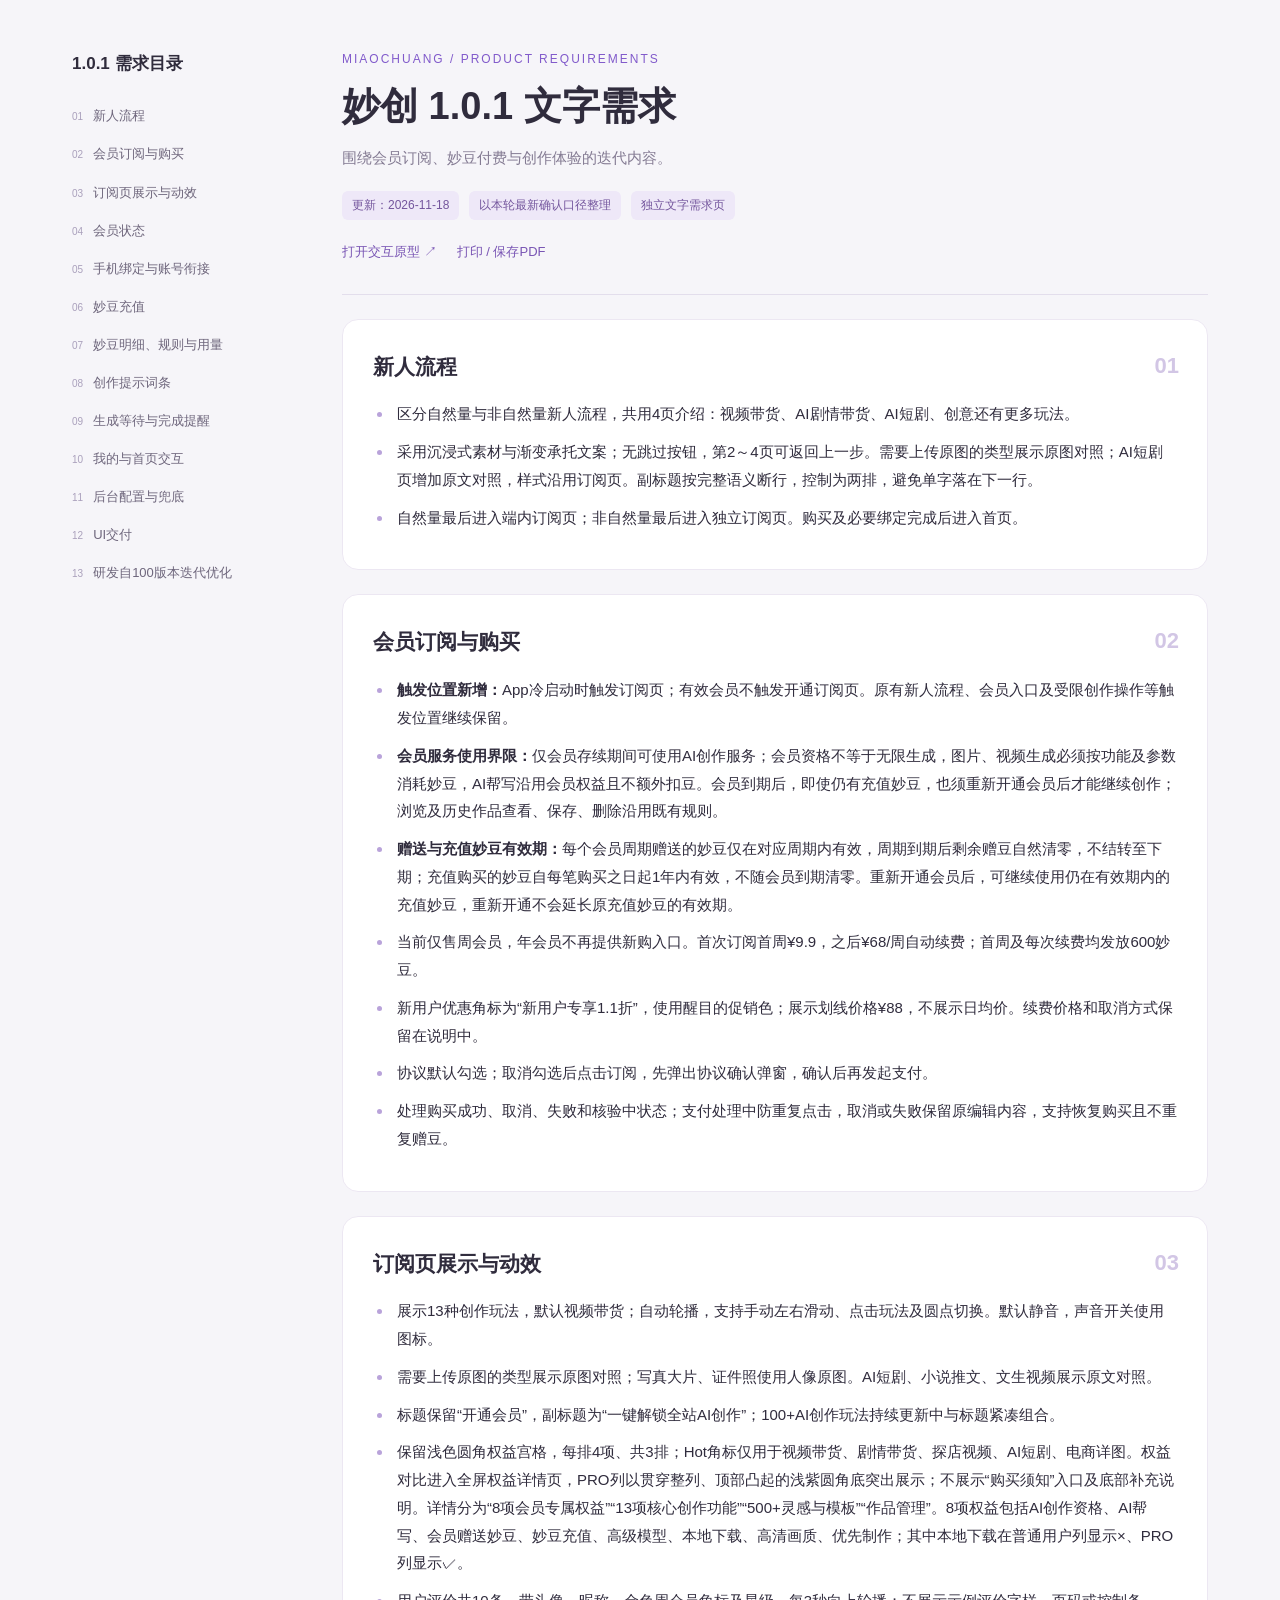
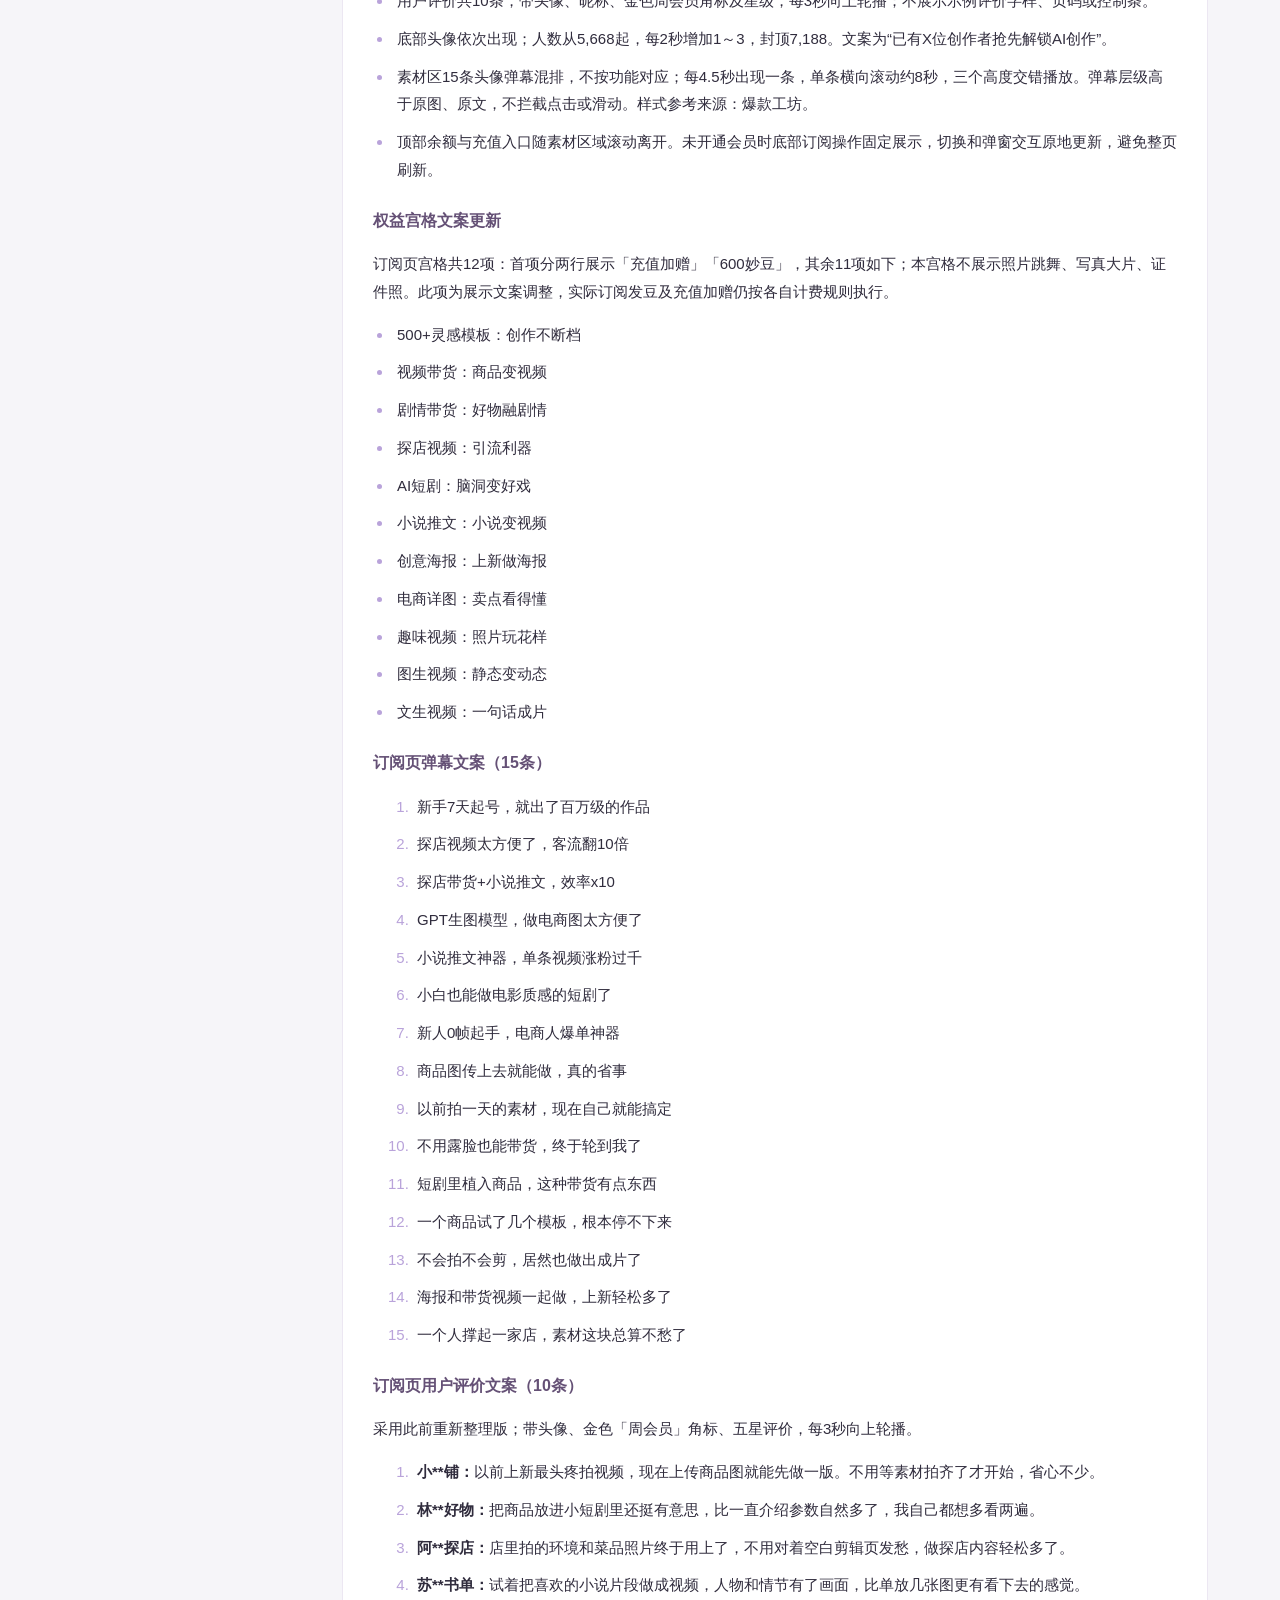
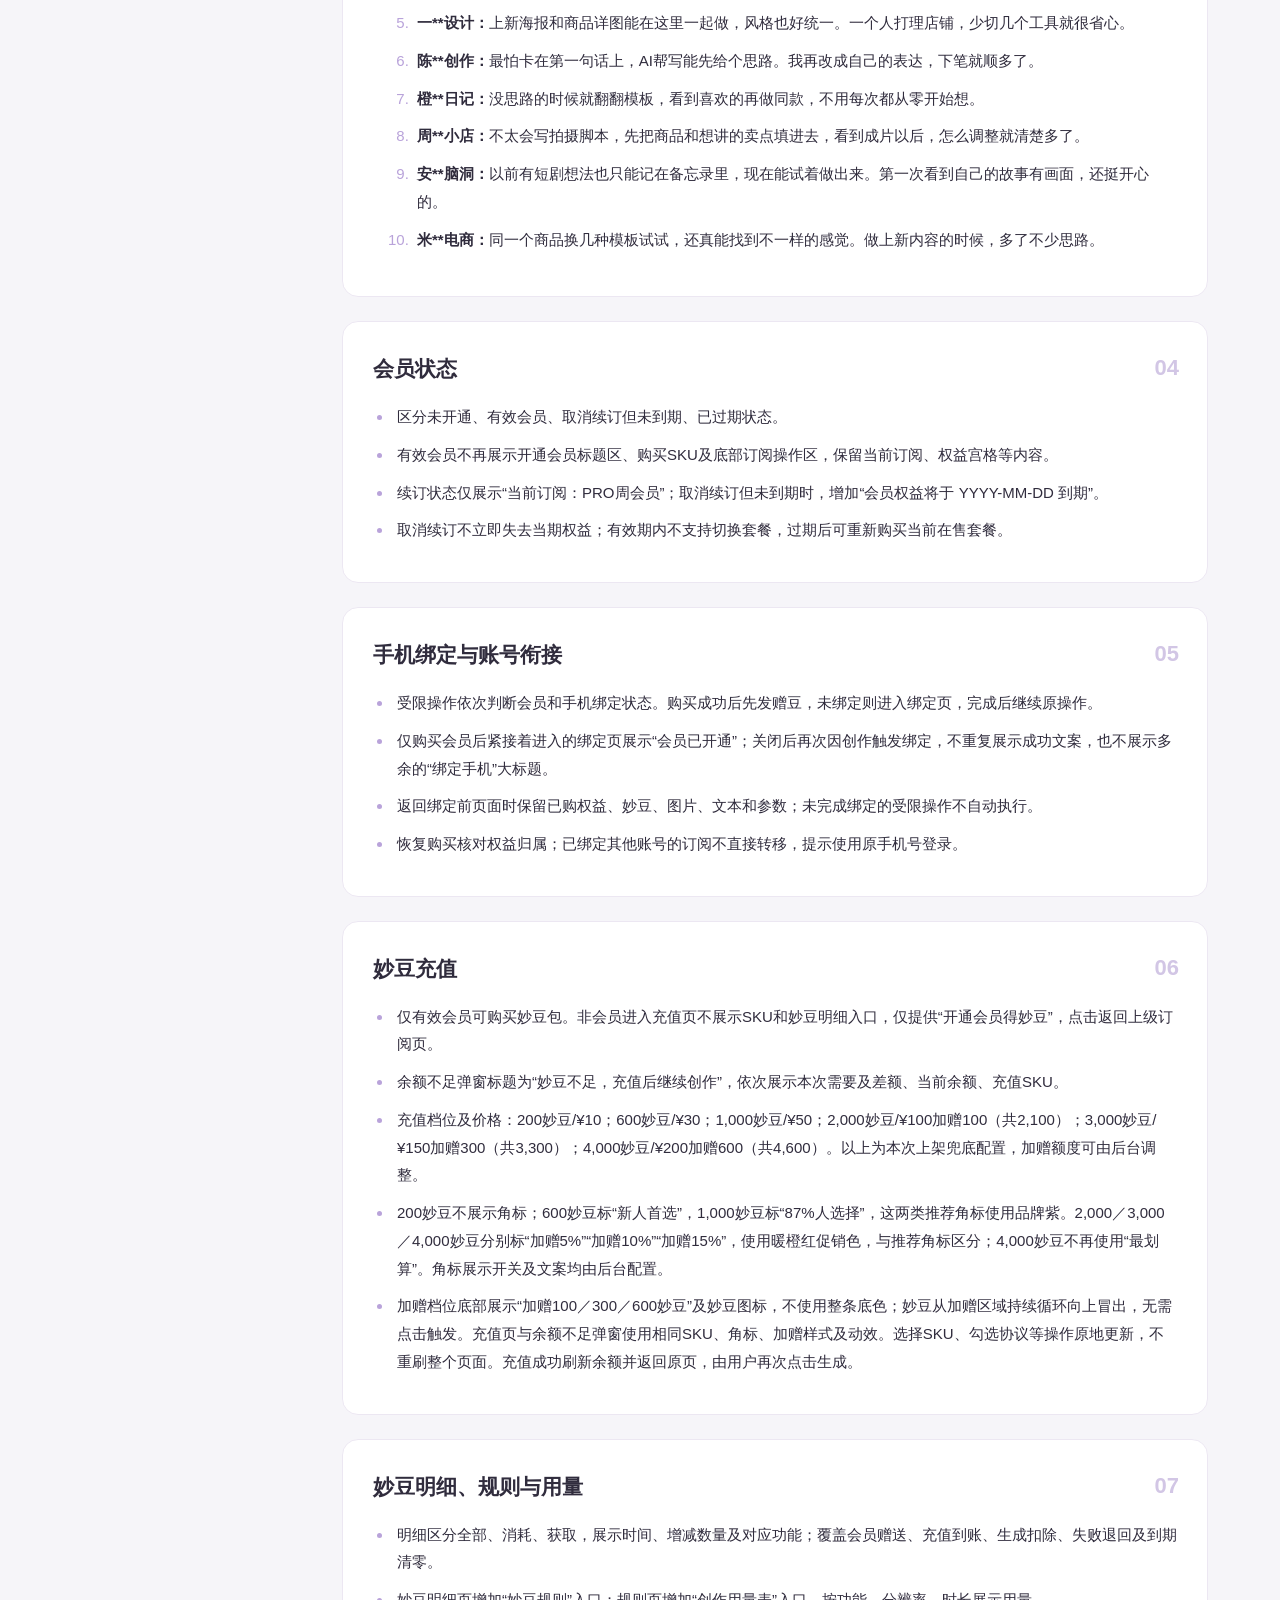
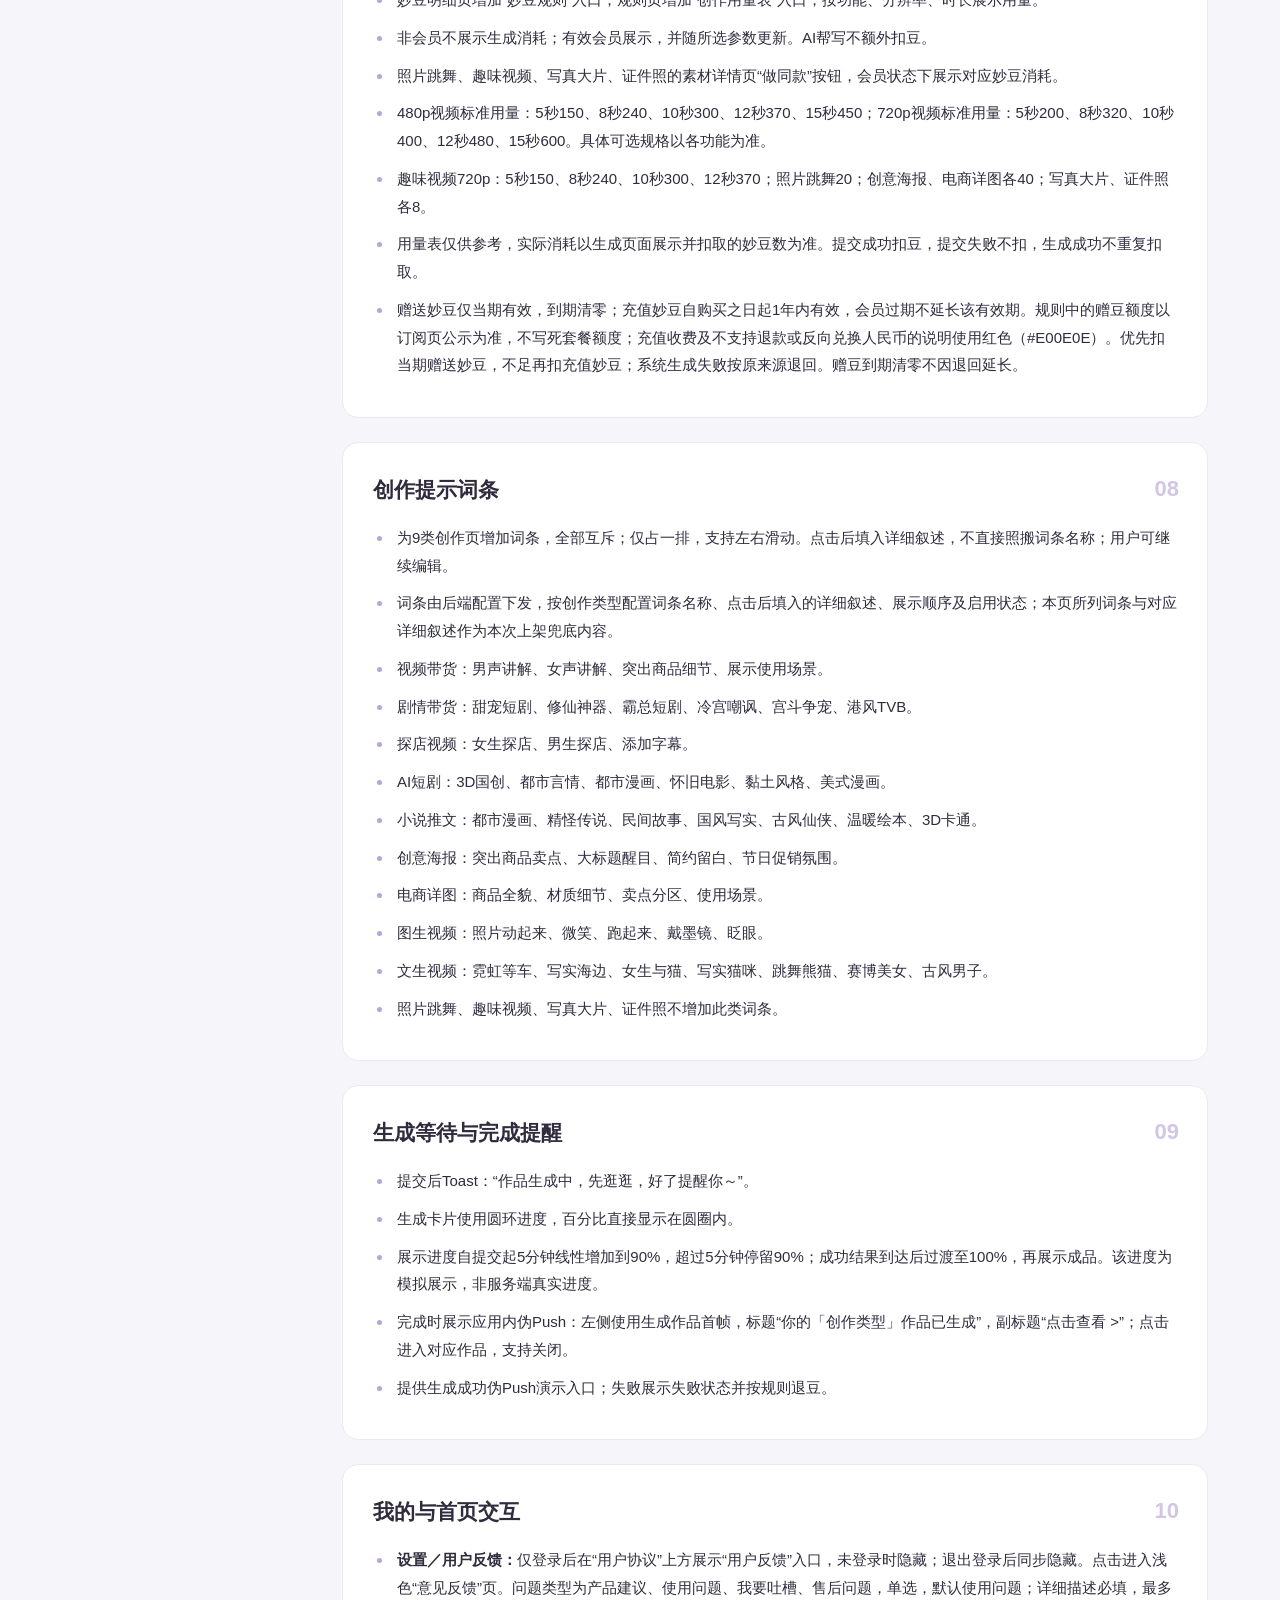
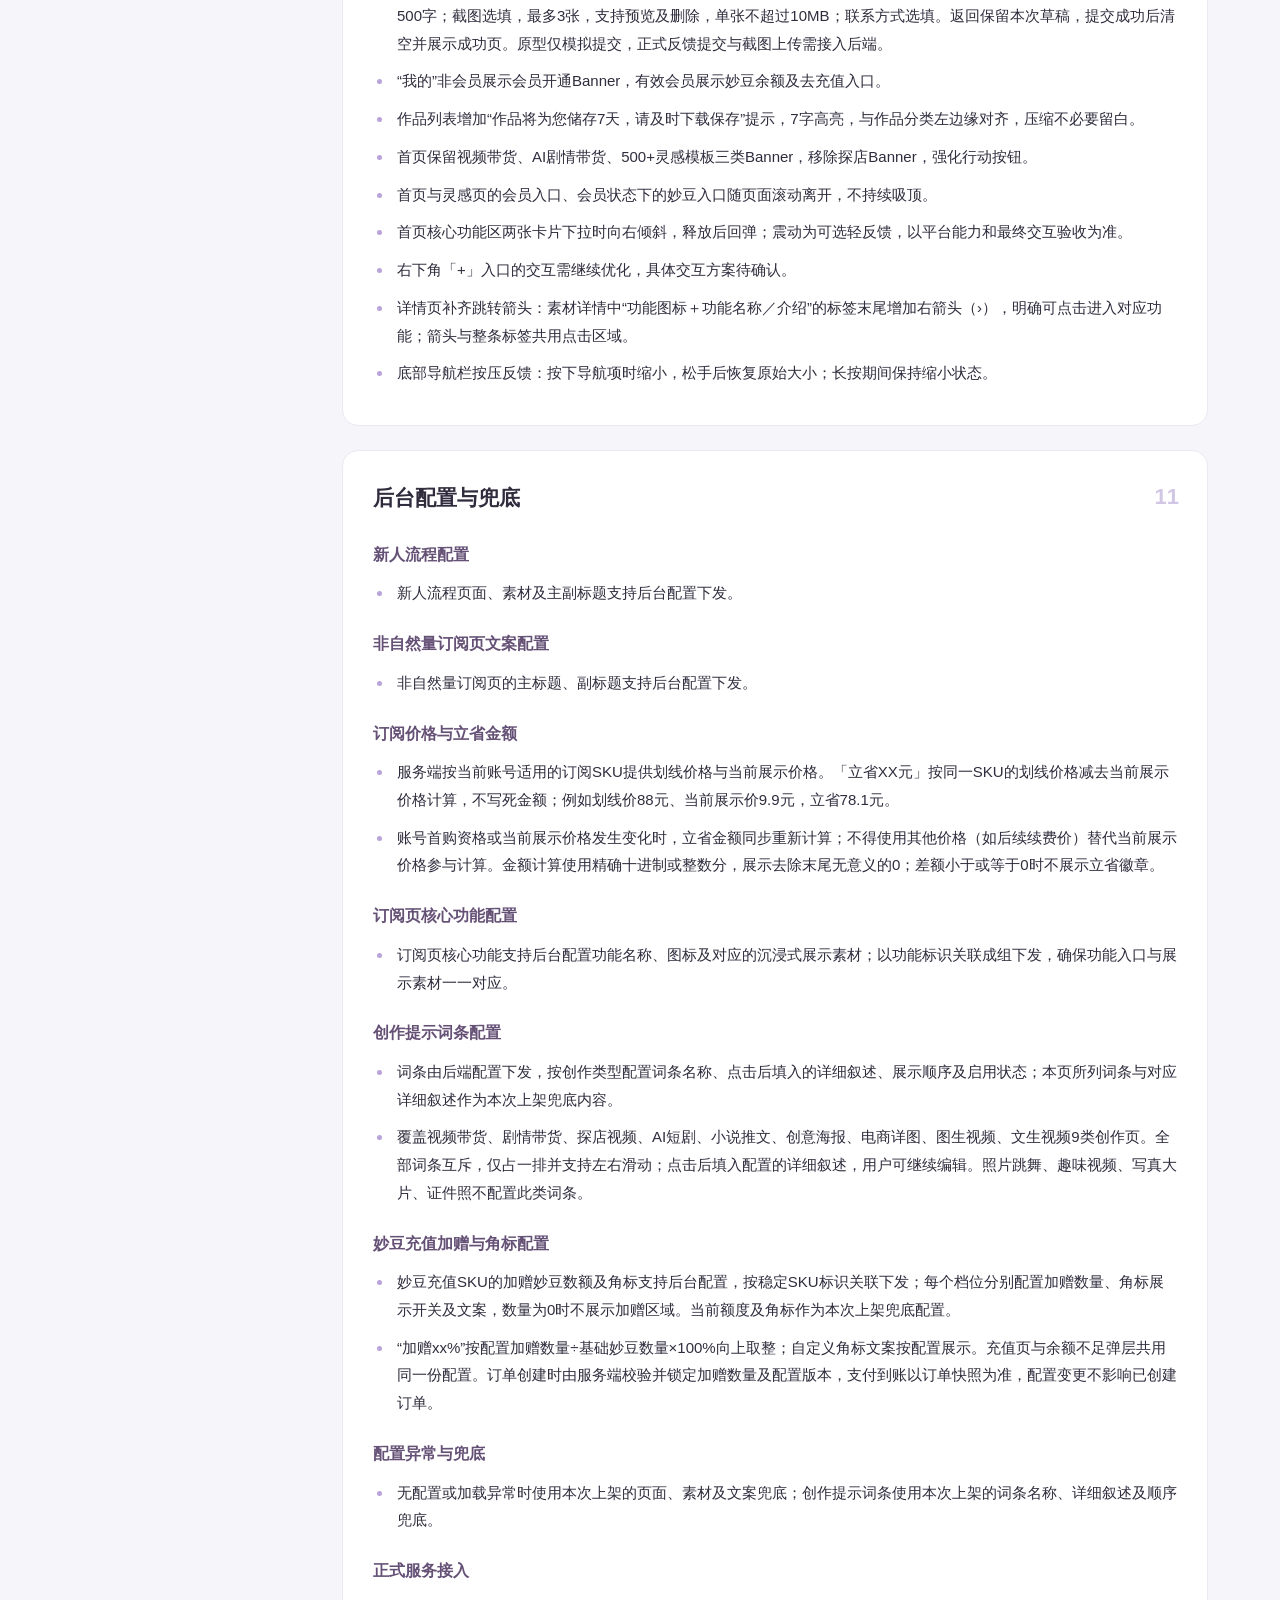
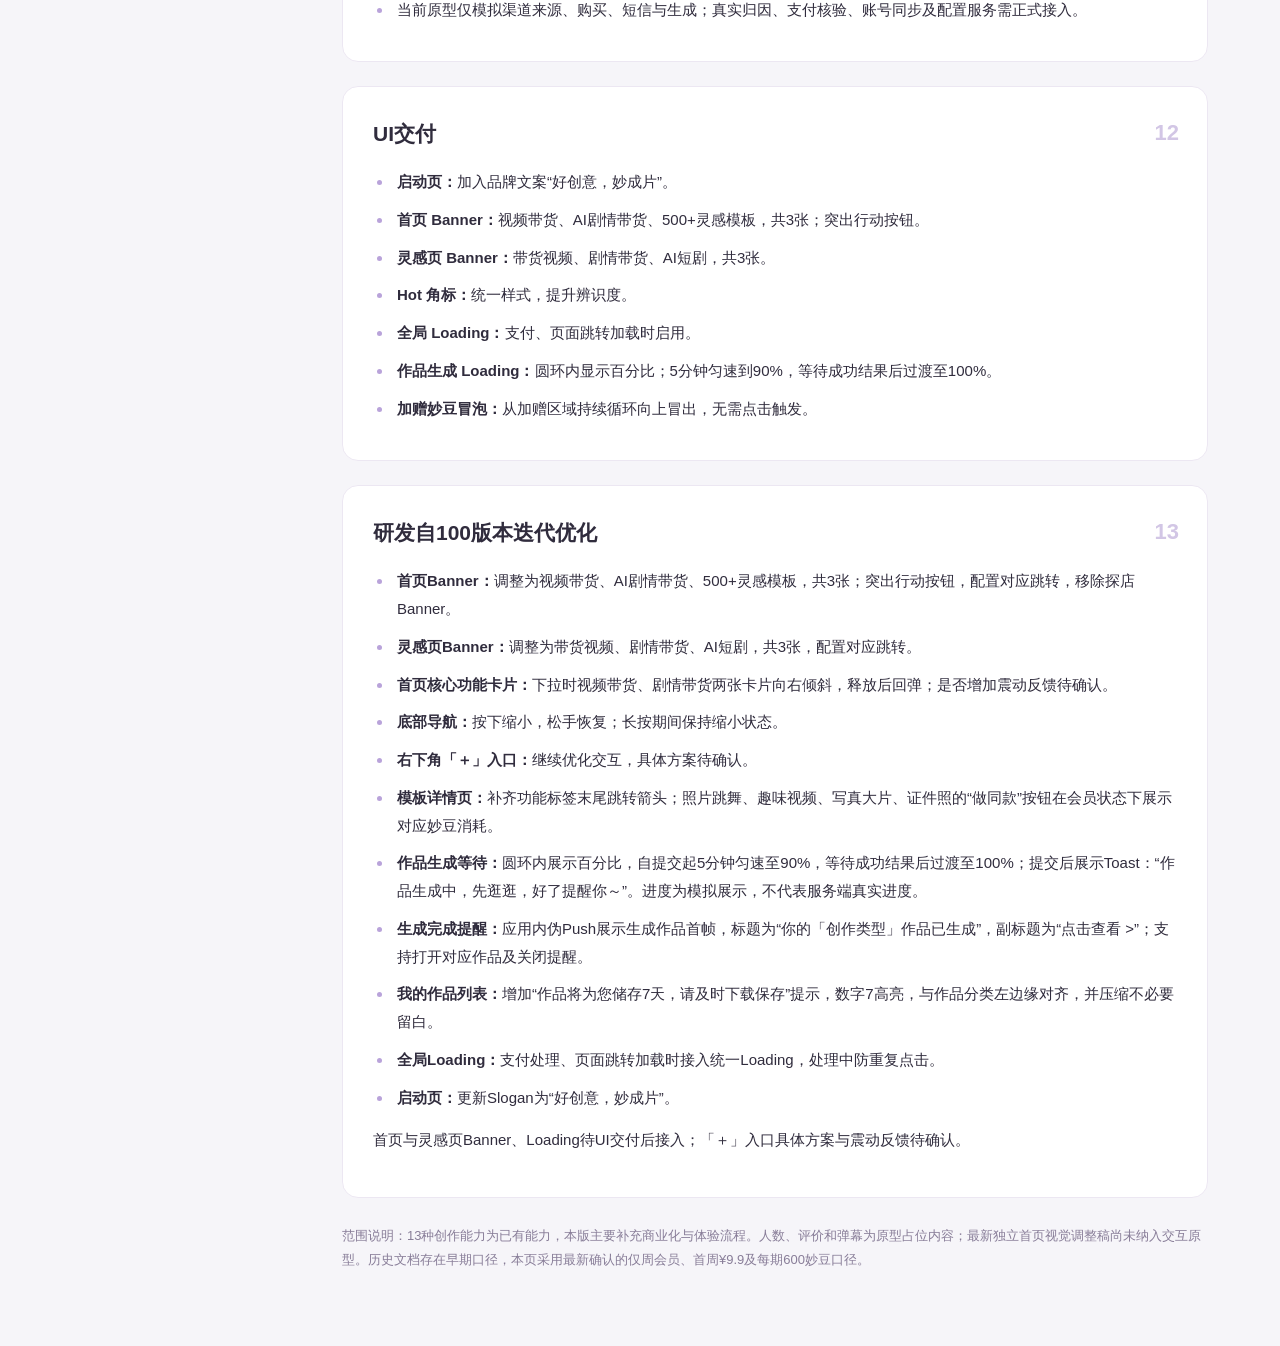
<file: requirements.html>
<!doctype html><html lang="zh-CN"><head><meta charset="utf-8"><meta name="viewport" content="width=device-width,initial-scale=1"><title>妙创 1.0.1｜文字需求</title><style>*{box-sizing:border-box}html{scroll-behavior:smooth;scroll-padding-top:28px}body{margin:0;background:#f6f5f9;color:#302c3d;font-family:-apple-system,BlinkMacSystemFont,"PingFang SC","Microsoft YaHei",sans-serif;font-size:15px;line-height:1.85}.layout{max-width:1200px;margin:auto;display:grid;grid-template-columns:230px minmax(0,1fr);gap:40px;padding:48px 32px}aside{position:sticky;top:28px;height:max-content}aside b{display:block;font-size:17px;margin-bottom:18px}nav a{display:block;color:#6e667c;text-decoration:none;padding:7px 0;font-size:13px}nav a:hover{color:#704bd1}nav span{font-size:10px;color:#aaa0bc;margin-right:10px}header{padding:0 0 30px;border-bottom:1px solid #e3deec}header .eyebrow{color:#815acb;font-size:12px;letter-spacing:2px}h1{font-size:38px;line-height:1.3;margin:12px 0}header p{color:#847b93;margin:0}.meta{display:flex;flex-wrap:wrap;gap:10px;margin-top:20px}.meta span{background:#eee8f8;color:#74569d;padding:3px 10px;border-radius:6px;font-size:12px}section{position:relative;margin-top:24px;background:white;border:1px solid #ece7f2;border-radius:16px;padding:28px 30px}h2{font-size:21px;margin:0 0 14px;padding-right:36px}.section-number{position:absolute;right:28px;top:26px;font-size:22px;color:#d2c6e5;font-weight:650}h3{font-size:16px;color:#655176;margin:22px 0 8px}ul{padding-left:20px;margin:0}li{padding-left:4px;margin:10px 0}li::marker{color:#b9a3da}.note{margin:26px 0;color:#887d98;font-size:13px}.toolbar{display:flex;gap:20px;margin-top:20px}.toolbar a,.toolbar button{font:inherit;font-size:13px;color:#7955b4;background:none;border:0;text-decoration:none;cursor:pointer;padding:0}@media(max-width:760px){.layout{display:block;padding:28px 18px}aside{position:static;margin-bottom:28px}nav{display:flex;gap:5px 14px;flex-wrap:wrap}nav a{padding:2px 0}nav span{display:none}h1{font-size:30px}section{padding:24px 20px}.section-number{right:20px;top:22px}}@media print{aside,.toolbar{display:none}.layout{display:block;padding:0}body{background:white;font-size:11px}section{break-inside:avoid;border:0;border-bottom:1px solid #ddd;border-radius:0;padding:16px 0;margin-top:8px}h1{font-size:26px}h2{font-size:16px}.section-number{right:0}header{padding-bottom:15px}}</style></head><body><div class="layout"><aside><b>1.0.1 需求目录</b><nav><a href="#s1"><span>01</span>新人流程</a><a href="#s2"><span>02</span>会员订阅与购买</a><a href="#s3"><span>03</span>订阅页展示与动效</a><a href="#s4"><span>04</span>会员状态</a><a href="#s5"><span>05</span>手机绑定与账号衔接</a><a href="#s6"><span>06</span>妙豆充值</a><a href="#s7"><span>07</span>妙豆明细、规则与用量</a><a href="#s8"><span>08</span>创作提示词条</a><a href="#s9"><span>09</span>生成等待与完成提醒</a><a href="#s10"><span>10</span>我的与首页交互</a><a href="#s11"><span>11</span>后台配置与兜底</a><a href="#s12"><span>12</span>UI交付</a><a href="#s13"><span>13</span>研发自100版本迭代优化</a></nav></aside><main><header><div class="eyebrow">MIAOCHUANG / PRODUCT REQUIREMENTS</div><h1>妙创 1.0.1 文字需求</h1><p>围绕会员订阅、妙豆付费与创作体验的迭代内容。</p><div class="meta"><span>更新：2026-11-18</span><span>以本轮最新确认口径整理</span><span>独立文字需求页</span></div><div class="toolbar"><a href="index.html">打开交互原型 ↗</a><button onclick="window.print()">打印 / 保存PDF</button></div></header><section id="s1"><div class="section-number">01</div><h2>新人流程</h2><ul><li>区分自然量与非自然量新人流程，共用4页介绍：视频带货、AI剧情带货、AI短剧、创意还有更多玩法。</li><li>采用沉浸式素材与渐变承托文案；无跳过按钮，第2～4页可返回上一步。需要上传原图的类型展示原图对照；AI短剧页增加原文对照，样式沿用订阅页。副标题按完整语义断行，控制为两排，避免单字落在下一行。</li><li>自然量最后进入端内订阅页；非自然量最后进入独立订阅页。购买及必要绑定完成后进入首页。</li></ul></section><section id="s2"><div class="section-number">02</div><h2>会员订阅与购买</h2><ul><li><strong>触发位置新增：</strong>App冷启动时触发订阅页；有效会员不触发开通订阅页。原有新人流程、会员入口及受限创作操作等触发位置继续保留。</li><li><strong>会员服务使用界限：</strong>仅会员存续期间可使用AI创作服务；会员资格不等于无限生成，图片、视频生成必须按功能及参数消耗妙豆，AI帮写沿用会员权益且不额外扣豆。会员到期后，即使仍有充值妙豆，也须重新开通会员后才能继续创作；浏览及历史作品查看、保存、删除沿用既有规则。</li><li><strong>赠送与充值妙豆有效期：</strong>每个会员周期赠送的妙豆仅在对应周期内有效，周期到期后剩余赠豆自然清零，不结转至下期；充值购买的妙豆自每笔购买之日起1年内有效，不随会员到期清零。重新开通会员后，可继续使用仍在有效期内的充值妙豆，重新开通不会延长原充值妙豆的有效期。</li><li>当前仅售周会员，年会员不再提供新购入口。首次订阅首周¥9.9，之后¥68/周自动续费；首周及每次续费均发放600妙豆。</li><li>新用户优惠角标为“新用户专享1.1折”，使用醒目的促销色；展示划线价格¥88，不展示日均价。续费价格和取消方式保留在说明中。</li><li>协议默认勾选；取消勾选后点击订阅，先弹出协议确认弹窗，确认后再发起支付。</li><li>处理购买成功、取消、失败和核验中状态；支付处理中防重复点击，取消或失败保留原编辑内容，支持恢复购买且不重复赠豆。</li></ul></section><section id="s3"><div class="section-number">03</div><h2>订阅页展示与动效</h2><ul><li>展示13种创作玩法，默认视频带货；自动轮播，支持手动左右滑动、点击玩法及圆点切换。默认静音，声音开关使用图标。</li><li>需要上传原图的类型展示原图对照；写真大片、证件照使用人像原图。AI短剧、小说推文、文生视频展示原文对照。</li><li>标题保留“开通会员”，副标题为“一键解锁全站AI创作”；100+AI创作玩法持续更新中与标题紧凑组合。</li><li>保留浅色圆角权益宫格，每排4项、共3排；Hot角标仅用于视频带货、剧情带货、探店视频、AI短剧、电商详图。权益对比进入全屏权益详情页，PRO列以贯穿整列、顶部凸起的浅紫圆角底突出展示；不展示“购买须知”入口及底部补充说明。详情分为“8项会员专属权益”“13项核心创作功能”“500+灵感与模板”“作品管理”。8项权益包括AI创作资格、AI帮写、会员赠送妙豆、妙豆充值、高级模型、本地下载、高清画质、优先制作；其中本地下载在普通用户列显示×、PRO列显示✓。</li><li>用户评价共10条，带头像、昵称、金色周会员角标及星级，每3秒向上轮播；不展示示例评价字样、页码或控制条。</li><li>底部头像依次出现；人数从5,668起，每2秒增加1～3，封顶7,188。文案为“已有X位创作者抢先解锁AI创作”。</li><li>素材区15条头像弹幕混排，不按功能对应；每4.5秒出现一条，单条横向滚动约8秒，三个高度交错播放。弹幕层级高于原图、原文，不拦截点击或滑动。样式参考来源：爆款工坊。</li><li>顶部余额与充值入口随素材区域滚动离开。未开通会员时底部订阅操作固定展示，切换和弹窗交互原地更新，避免整页刷新。</li></ul><h3>权益宫格文案更新</h3><p>订阅页宫格共12项：首项分两行展示「充值加赠」「600妙豆」，其余11项如下；本宫格不展示照片跳舞、写真大片、证件照。此项为展示文案调整，实际订阅发豆及充值加赠仍按各自计费规则执行。</p><ul><li>500+灵感模板：创作不断档</li><li>视频带货：商品变视频</li><li>剧情带货：好物融剧情</li><li>探店视频：引流利器</li><li>AI短剧：脑洞变好戏</li><li>小说推文：小说变视频</li><li>创意海报：上新做海报</li><li>电商详图：卖点看得懂</li><li>趣味视频：照片玩花样</li><li>图生视频：静态变动态</li><li>文生视频：一句话成片</li></ul><div id="subscription-copy"><h3>订阅页弹幕文案（15条）</h3><ol><li>新手7天起号，就出了百万级的作品</li><li>探店视频太方便了，客流翻10倍</li><li>探店带货+小说推文，效率x10</li><li>GPT生图模型，做电商图太方便了</li><li>小说推文神器，单条视频涨粉过千</li><li>小白也能做电影质感的短剧了</li><li>新人0帧起手，电商人爆单神器</li><li>商品图传上去就能做，真的省事</li><li>以前拍一天的素材，现在自己就能搞定</li><li>不用露脸也能带货，终于轮到我了</li><li>短剧里植入商品，这种带货有点东西</li><li>一个商品试了几个模板，根本停不下来</li><li>不会拍不会剪，居然也做出成片了</li><li>海报和带货视频一起做，上新轻松多了</li><li>一个人撑起一家店，素材这块总算不愁了</li></ol><h3>订阅页用户评价文案（10条）</h3><p>采用此前重新整理版；带头像、金色「周会员」角标、五星评价，每3秒向上轮播。</p><ol><li><strong>小**铺：</strong>以前上新最头疼拍视频，现在上传商品图就能先做一版。不用等素材拍齐了才开始，省心不少。</li><li><strong>林**好物：</strong>把商品放进小短剧里还挺有意思，比一直介绍参数自然多了，我自己都想多看两遍。</li><li><strong>阿**探店：</strong>店里拍的环境和菜品照片终于用上了，不用对着空白剪辑页发愁，做探店内容轻松多了。</li><li><strong>苏**书单：</strong>试着把喜欢的小说片段做成视频，人物和情节有了画面，比单放几张图更有看下去的感觉。</li><li><strong>一**设计：</strong>上新海报和商品详图能在这里一起做，风格也好统一。一个人打理店铺，少切几个工具就很省心。</li><li><strong>陈**创作：</strong>最怕卡在第一句话上，AI帮写能先给个思路。我再改成自己的表达，下笔就顺多了。</li><li><strong>橙**日记：</strong>没思路的时候就翻翻模板，看到喜欢的再做同款，不用每次都从零开始想。</li><li><strong>周**小店：</strong>不太会写拍摄脚本，先把商品和想讲的卖点填进去，看到成片以后，怎么调整就清楚多了。</li><li><strong>安**脑洞：</strong>以前有短剧想法也只能记在备忘录里，现在能试着做出来。第一次看到自己的故事有画面，还挺开心的。</li><li><strong>米**电商：</strong>同一个商品换几种模板试试，还真能找到不一样的感觉。做上新内容的时候，多了不少思路。</li></ol></div>
</section><section id="s4"><div class="section-number">04</div><h2>会员状态</h2><ul><li>区分未开通、有效会员、取消续订但未到期、已过期状态。</li><li>有效会员不再展示开通会员标题区、购买SKU及底部订阅操作区，保留当前订阅、权益宫格等内容。</li><li>续订状态仅展示“当前订阅：PRO周会员”；取消续订但未到期时，增加“会员权益将于 YYYY-MM-DD 到期”。</li><li>取消续订不立即失去当期权益；有效期内不支持切换套餐，过期后可重新购买当前在售套餐。</li></ul></section><section id="s5"><div class="section-number">05</div><h2>手机绑定与账号衔接</h2><ul><li>受限操作依次判断会员和手机绑定状态。购买成功后先发赠豆，未绑定则进入绑定页，完成后继续原操作。</li><li>仅购买会员后紧接着进入的绑定页展示“会员已开通”；关闭后再次因创作触发绑定，不重复展示成功文案，也不展示多余的“绑定手机”大标题。</li><li>返回绑定前页面时保留已购权益、妙豆、图片、文本和参数；未完成绑定的受限操作不自动执行。</li><li>恢复购买核对权益归属；已绑定其他账号的订阅不直接转移，提示使用原手机号登录。</li></ul></section><section id="s6"><div class="section-number">06</div><h2>妙豆充值</h2><ul><li>仅有效会员可购买妙豆包。非会员进入充值页不展示SKU和妙豆明细入口，仅提供“开通会员得妙豆”，点击返回上级订阅页。</li><li>余额不足弹窗标题为“妙豆不足，充值后继续创作”，依次展示本次需要及差额、当前余额、充值SKU。</li><li>充值档位及价格：200妙豆/¥10；600妙豆/¥30；1,000妙豆/¥50；2,000妙豆/¥100加赠100（共2,100）；3,000妙豆/¥150加赠300（共3,300）；4,000妙豆/¥200加赠600（共4,600）。以上为本次上架兜底配置，加赠额度可由后台调整。</li><li>200妙豆不展示角标；600妙豆标“新人首选”，1,000妙豆标“87%人选择”，这两类推荐角标使用品牌紫。2,000／3,000／4,000妙豆分别标“加赠5%”“加赠10%”“加赠15%”，使用暖橙红促销色，与推荐角标区分；4,000妙豆不再使用“最划算”。角标展示开关及文案均由后台配置。</li><li>加赠档位底部展示“加赠100／300／600妙豆”及妙豆图标，不使用整条底色；妙豆从加赠区域持续循环向上冒出，无需点击触发。充值页与余额不足弹窗使用相同SKU、角标、加赠样式及动效。选择SKU、勾选协议等操作原地更新，不重刷整个页面。充值成功刷新余额并返回原页，由用户再次点击生成。</li></ul></section><section id="s7"><div class="section-number">07</div><h2>妙豆明细、规则与用量</h2><ul><li>明细区分全部、消耗、获取，展示时间、增减数量及对应功能；覆盖会员赠送、充值到账、生成扣除、失败退回及到期清零。</li><li>妙豆明细页增加“妙豆规则”入口；规则页增加“创作用量表”入口，按功能、分辨率、时长展示用量。</li><li>非会员不展示生成消耗；有效会员展示，并随所选参数更新。AI帮写不额外扣豆。</li><li>照片跳舞、趣味视频、写真大片、证件照的素材详情页“做同款”按钮，会员状态下展示对应妙豆消耗。</li><li>480p视频标准用量：5秒150、8秒240、10秒300、12秒370、15秒450；720p视频标准用量：5秒200、8秒320、10秒400、12秒480、15秒600。具体可选规格以各功能为准。</li><li>趣味视频720p：5秒150、8秒240、10秒300、12秒370；照片跳舞20；创意海报、电商详图各40；写真大片、证件照各8。</li><li>用量表仅供参考，实际消耗以生成页面展示并扣取的妙豆数为准。提交成功扣豆，提交失败不扣，生成成功不重复扣取。</li><li>赠送妙豆仅当期有效，到期清零；充值妙豆自购买之日起1年内有效，会员过期不延长该有效期。规则中的赠豆额度以订阅页公示为准，不写死套餐额度；充值收费及不支持退款或反向兑换人民币的说明使用红色（#E00E0E）。优先扣当期赠送妙豆，不足再扣充值妙豆；系统生成失败按原来源退回。赠豆到期清零不因退回延长。</li></ul></section><section id="s8"><div class="section-number">08</div><h2>创作提示词条</h2><ul><li>为9类创作页增加词条，全部互斥；仅占一排，支持左右滑动。点击后填入详细叙述，不直接照搬词条名称；用户可继续编辑。</li><li>词条由后端配置下发，按创作类型配置词条名称、点击后填入的详细叙述、展示顺序及启用状态；本页所列词条与对应详细叙述作为本次上架兜底内容。</li><li>视频带货：男声讲解、女声讲解、突出商品细节、展示使用场景。</li><li>剧情带货：甜宠短剧、修仙神器、霸总短剧、冷宫嘲讽、宫斗争宠、港风TVB。</li><li>探店视频：女生探店、男生探店、添加字幕。</li><li>AI短剧：3D国创、都市言情、都市漫画、怀旧电影、黏土风格、美式漫画。</li><li>小说推文：都市漫画、精怪传说、民间故事、国风写实、古风仙侠、温暖绘本、3D卡通。</li><li>创意海报：突出商品卖点、大标题醒目、简约留白、节日促销氛围。</li><li>电商详图：商品全貌、材质细节、卖点分区、使用场景。</li><li>图生视频：照片动起来、微笑、跑起来、戴墨镜、眨眼。</li><li>文生视频：霓虹等车、写实海边、女生与猫、写实猫咪、跳舞熊猫、赛博美女、古风男子。</li><li>照片跳舞、趣味视频、写真大片、证件照不增加此类词条。</li></ul></section><section id="s9"><div class="section-number">09</div><h2>生成等待与完成提醒</h2><ul><li>提交后Toast：“作品生成中，先逛逛，好了提醒你～”。</li><li>生成卡片使用圆环进度，百分比直接显示在圆圈内。</li><li>展示进度自提交起5分钟线性增加到90%，超过5分钟停留90%；成功结果到达后过渡至100%，再展示成品。该进度为模拟展示，非服务端真实进度。</li><li>完成时展示应用内伪Push：左侧使用生成作品首帧，标题“你的「创作类型」作品已生成”，副标题“点击查看 &gt;”；点击进入对应作品，支持关闭。</li><li>提供生成成功伪Push演示入口；失败展示失败状态并按规则退豆。</li></ul></section><section id="s10"><div class="section-number">10</div><h2>我的与首页交互</h2><ul><li><strong>设置／用户反馈：</strong>仅登录后在“用户协议”上方展示“用户反馈”入口，未登录时隐藏；退出登录后同步隐藏。点击进入浅色“意见反馈”页。问题类型为产品建议、使用问题、我要吐槽、售后问题，单选，默认使用问题；详细描述必填，最多500字；截图选填，最多3张，支持预览及删除，单张不超过10MB；联系方式选填。返回保留本次草稿，提交成功后清空并展示成功页。原型仅模拟提交，正式反馈提交与截图上传需接入后端。</li><li>“我的”非会员展示会员开通Banner，有效会员展示妙豆余额及去充值入口。</li><li>作品列表增加“作品将为您储存7天，请及时下载保存”提示，7字高亮，与作品分类左边缘对齐，压缩不必要留白。</li><li>首页保留视频带货、AI剧情带货、500+灵感模板三类Banner，移除探店Banner，强化行动按钮。</li><li>首页与灵感页的会员入口、会员状态下的妙豆入口随页面滚动离开，不持续吸顶。</li><li>首页核心功能区两张卡片下拉时向右倾斜，释放后回弹；震动为可选轻反馈，以平台能力和最终交互验收为准。</li><li>右下角「+」入口的交互需继续优化，具体交互方案待确认。</li><li>详情页补齐跳转箭头：素材详情中“功能图标＋功能名称／介绍”的标签末尾增加右箭头（›），明确可点击进入对应功能；箭头与整条标签共用点击区域。</li><li>底部导航栏按压反馈：按下导航项时缩小，松手后恢复原始大小；长按期间保持缩小状态。</li></ul></section><section id="s11"><div class="section-number">11</div><h2>后台配置与兜底</h2><h3>新人流程配置</h3><ul><li>新人流程页面、素材及主副标题支持后台配置下发。</li></ul><h3>非自然量订阅页文案配置</h3><ul><li>非自然量订阅页的主标题、副标题支持后台配置下发。</li></ul><h3>订阅价格与立省金额</h3><ul><li>服务端按当前账号适用的订阅SKU提供划线价格与当前展示价格。「立省XX元」按同一SKU的划线价格减去当前展示价格计算，不写死金额；例如划线价88元、当前展示价9.9元，立省78.1元。</li><li>账号首购资格或当前展示价格发生变化时，立省金额同步重新计算；不得使用其他价格（如后续续费价）替代当前展示价格参与计算。金额计算使用精确十进制或整数分，展示去除末尾无意义的0；差额小于或等于0时不展示立省徽章。</li></ul><h3>订阅页核心功能配置</h3><ul><li>订阅页核心功能支持后台配置功能名称、图标及对应的沉浸式展示素材；以功能标识关联成组下发，确保功能入口与展示素材一一对应。</li></ul><h3>创作提示词条配置</h3><ul><li>词条由后端配置下发，按创作类型配置词条名称、点击后填入的详细叙述、展示顺序及启用状态；本页所列词条与对应详细叙述作为本次上架兜底内容。</li><li>覆盖视频带货、剧情带货、探店视频、AI短剧、小说推文、创意海报、电商详图、图生视频、文生视频9类创作页。全部词条互斥，仅占一排并支持左右滑动；点击后填入配置的详细叙述，用户可继续编辑。照片跳舞、趣味视频、写真大片、证件照不配置此类词条。</li></ul><h3>妙豆充值加赠与角标配置</h3><ul><li>妙豆充值SKU的加赠妙豆数额及角标支持后台配置，按稳定SKU标识关联下发；每个档位分别配置加赠数量、角标展示开关及文案，数量为0时不展示加赠区域。当前额度及角标作为本次上架兜底配置。</li><li>“加赠xx%”按配置加赠数量÷基础妙豆数量×100%向上取整；自定义角标文案按配置展示。充值页与余额不足弹层共用同一份配置。订单创建时由服务端校验并锁定加赠数量及配置版本，支付到账以订单快照为准，配置变更不影响已创建订单。</li></ul><h3>配置异常与兜底</h3><ul><li>无配置或加载异常时使用本次上架的页面、素材及文案兜底；创作提示词条使用本次上架的词条名称、详细叙述及顺序兜底。</li></ul><h3>正式服务接入</h3><ul><li>当前原型仅模拟渠道来源、购买、短信与生成；真实归因、支付核验、账号同步及配置服务需正式接入。</li></ul></section><section id="s12"><div class="section-number">12</div><h2>UI交付</h2><ul><li><strong>启动页：</strong>加入品牌文案“好创意，妙成片”。</li><li><strong>首页 Banner：</strong>视频带货、AI剧情带货、500+灵感模板，共3张；突出行动按钮。</li><li><strong>灵感页 Banner：</strong>带货视频、剧情带货、AI短剧，共3张。</li><li><strong>Hot 角标：</strong>统一样式，提升辨识度。</li><li><strong>全局 Loading：</strong>支付、页面跳转加载时启用。</li><li><strong>作品生成 Loading：</strong>圆环内显示百分比；5分钟匀速到90%，等待成功结果后过渡至100%。</li><li><strong>加赠妙豆冒泡：</strong>从加赠区域持续循环向上冒出，无需点击触发。</li></ul></section><section id="s13"><div class="section-number">13</div><h2>研发自100版本迭代优化</h2><ul><li><strong>首页Banner：</strong>调整为视频带货、AI剧情带货、500+灵感模板，共3张；突出行动按钮，配置对应跳转，移除探店Banner。</li><li><strong>灵感页Banner：</strong>调整为带货视频、剧情带货、AI短剧，共3张，配置对应跳转。</li><li><strong>首页核心功能卡片：</strong>下拉时视频带货、剧情带货两张卡片向右倾斜，释放后回弹；是否增加震动反馈待确认。</li><li><strong>底部导航：</strong>按下缩小，松手恢复；长按期间保持缩小状态。</li><li><strong>右下角「＋」入口：</strong>继续优化交互，具体方案待确认。</li><li><strong>模板详情页：</strong>补齐功能标签末尾跳转箭头；照片跳舞、趣味视频、写真大片、证件照的“做同款”按钮在会员状态下展示对应妙豆消耗。</li><li><strong>作品生成等待：</strong>圆环内展示百分比，自提交起5分钟匀速至90%，等待成功结果后过渡至100%；提交后展示Toast：“作品生成中，先逛逛，好了提醒你～”。进度为模拟展示，不代表服务端真实进度。</li><li><strong>生成完成提醒：</strong>应用内伪Push展示生成作品首帧，标题为“你的「创作类型」作品已生成”，副标题为“点击查看 >”；支持打开对应作品及关闭提醒。</li><li><strong>我的作品列表：</strong>增加“作品将为您储存7天，请及时下载保存”提示，数字7高亮，与作品分类左边缘对齐，并压缩不必要留白。</li><li><strong>全局Loading：</strong>支付处理、页面跳转加载时接入统一Loading，处理中防重复点击。</li><li><strong>启动页：</strong>更新Slogan为“好创意，妙成片”。</li></ul><p>首页与灵感页Banner、Loading待UI交付后接入；「＋」入口具体方案与震动反馈待确认。</p></section><p class="note">范围说明：13种创作能力为已有能力，本版主要补充商业化与体验流程。人数、评价和弹幕为原型占位内容；最新独立首页视觉调整稿尚未纳入交互原型。历史文档存在早期口径，本页采用最新确认的仅周会员、首周¥9.9及每期600妙豆口径。</p></main></div></body></html>
</file>
